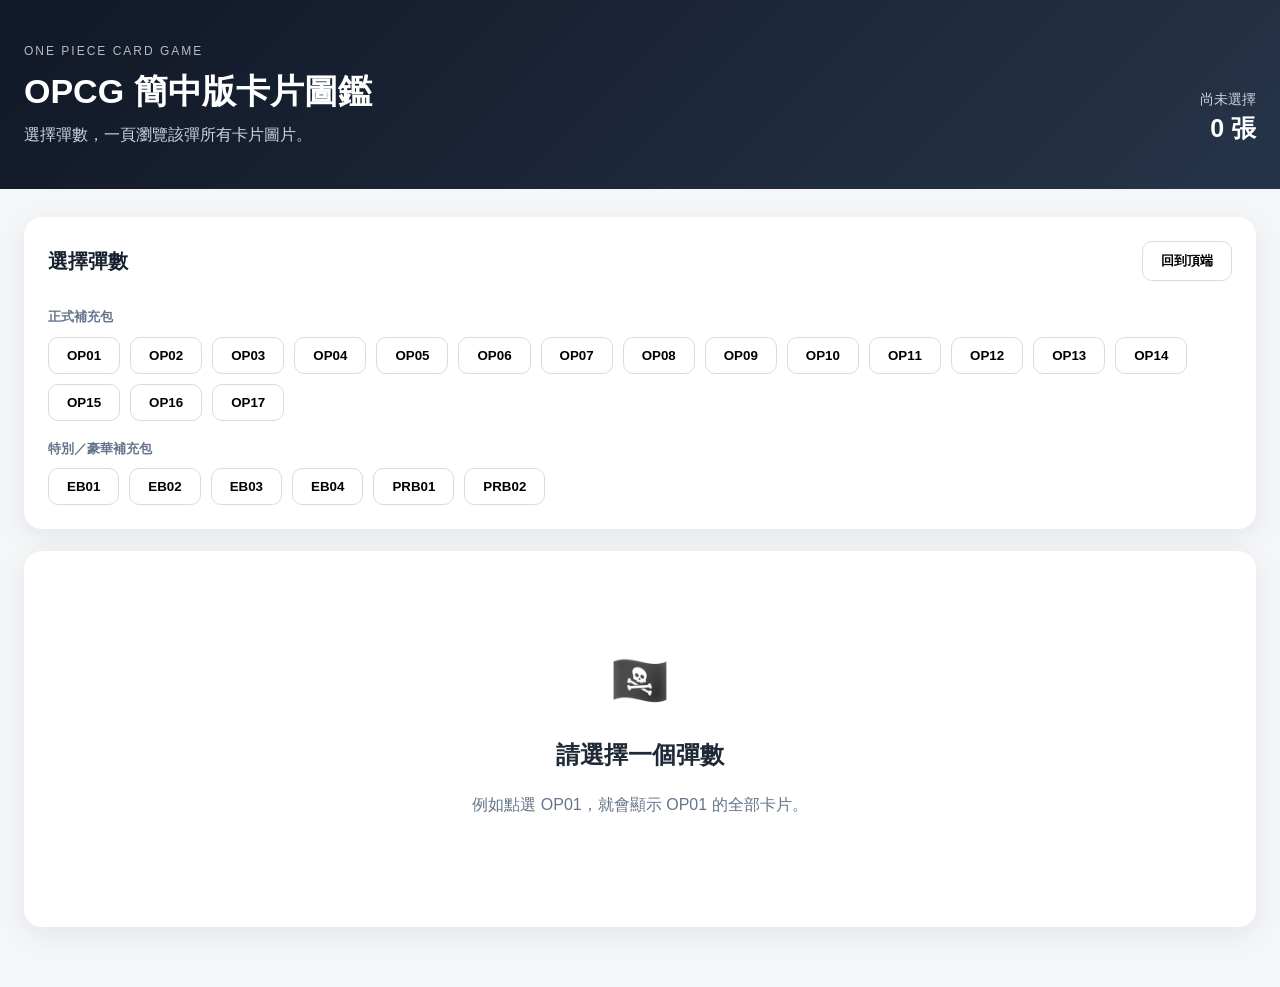
<file: index.html>
<!doctype html>
<html lang="zh-Hant-TW">
<head>
  <meta charset="UTF-8">
  <meta name="viewport" content="width=device-width, initial-scale=1.0">
  <title>OPCG 簡中版卡片圖鑑</title>
  <link rel="stylesheet" href="styles.css">
</head>
<body>
  <header class="hero">
    <div>
      <div class="eyebrow">ONE PIECE CARD GAME</div>
      <h1>OPCG 簡中版卡片圖鑑</h1>
      <p>選擇彈數，一頁瀏覽該彈所有卡片圖片。</p>
    </div>
    <div class="stats">
      <span id="setName">尚未選擇</span>
      <strong id="cardCount">0 張</strong>
    </div>
  </header>

  <main class="container">
    <section class="set-panel">
      <div class="section-title">
        <h2>選擇彈數</h2>
        <button id="topButton" class="ghost" type="button">回到頂端</button>
      </div>
      <div id="setButtons" class="set-buttons"></div>
    </section>

    <section id="cardsSection" class="cards-panel">
      <div class="empty-state" id="emptyState">
        <div class="empty-icon">🏴‍☠️</div>
        <h2>請選擇一個彈數</h2>
        <p>例如點選 OP01，就會顯示 OP01 的全部卡片。</p>
      </div>
      <div id="cardsGrid" class="cards-grid" hidden></div>
    </section>
  </main>

  <div id="lightbox" class="lightbox" hidden>
    <button id="closeLightbox" class="close" type="button" aria-label="關閉">×</button>
    <img id="lightboxImage" alt="卡片大圖">
    <div id="lightboxLabel" class="lightbox-label"></div>
  </div>

  <script src="app.js"></script>
</body>
</html>
</file>
<file: styles.css>
:root{font-family:Inter,"Noto Sans TC","Microsoft JhengHei",sans-serif;color:#18212f;background:#f4f6f8;line-height:1.5}*{box-sizing:border-box}body{margin:0}.hero{background:linear-gradient(135deg,#111827,#263449);color:#fff;padding:42px max(24px,calc((100% - 1400px)/2));display:flex;justify-content:space-between;gap:24px;align-items:flex-end}.eyebrow{font-size:12px;letter-spacing:2px;opacity:.7}.hero h1{margin:6px 0;font-size:34px}.hero p{margin:0;color:#cbd5e1}.stats{text-align:right;min-width:150px}.stats span{display:block;color:#cbd5e1;font-size:14px}.stats strong{font-size:25px}.container{max-width:1400px;margin:auto;padding:28px 24px 60px}.set-panel,.cards-panel{background:#fff;border-radius:18px;box-shadow:0 8px 28px #17203312;padding:24px}.section-title{display:flex;justify-content:space-between;align-items:center;margin-bottom:18px}.section-title h2{margin:0;font-size:20px}.set-buttons{display:flex;flex-wrap:wrap;gap:10px}.set-group-title{width:100%;font-size:13px;font-weight:800;color:#64748b;margin:8px 0 0}.set-button,.ghost{border:1px solid #d7dce3;background:#fff;border-radius:10px;padding:10px 18px;font-weight:700;cursor:pointer;transition:.15s}.set-button:hover,.ghost:hover{border-color:#334155;transform:translateY(-1px)}.set-button.active{background:#111827;color:#fff;border-color:#111827}.cards-panel{margin-top:22px;min-height:300px}.cards-grid{display:grid;grid-template-columns:repeat(auto-fill,minmax(170px,1fr));gap:18px}.card{margin:0;cursor:pointer}.card img{display:block;width:100%;aspect-ratio:.715;object-fit:cover;border-radius:10px;background:#e8ebef;box-shadow:0 5px 14px #17203320;transition:.18s}.card:hover img{transform:translateY(-4px);box-shadow:0 10px 24px #17203335}.card figcaption{font-size:13px;font-weight:700;text-align:center;padding:8px 2px 0;color:#4b5563}.empty-state{text-align:center;padding:70px 20px;color:#64748b}.empty-icon{font-size:48px}.empty-state h2{color:#1f2937}.lightbox{position:fixed;inset:0;background:#000c;z-index:10;display:flex;align-items:center;justify-content:center;padding:30px}.lightbox[hidden]{display:none}.lightbox img{max-height:92vh;max-width:90vw;border-radius:12px;box-shadow:0 20px 60px #000}.close{position:absolute;right:25px;top:18px;background:#fff;border:0;border-radius:50%;width:42px;height:42px;font-size:28px;cursor:pointer}.lightbox-label{position:absolute;bottom:18px;color:#fff;background:#0009;padding:6px 14px;border-radius:20px}@media(max-width:700px){.hero{padding:30px 18px;display:block}.hero h1{font-size:27px}.stats{text-align:left;margin-top:18px}.container{padding:18px 12px}.set-panel,.cards-panel{padding:16px}.cards-grid{grid-template-columns:repeat(2,minmax(0,1fr));gap:12px}}
</file>
